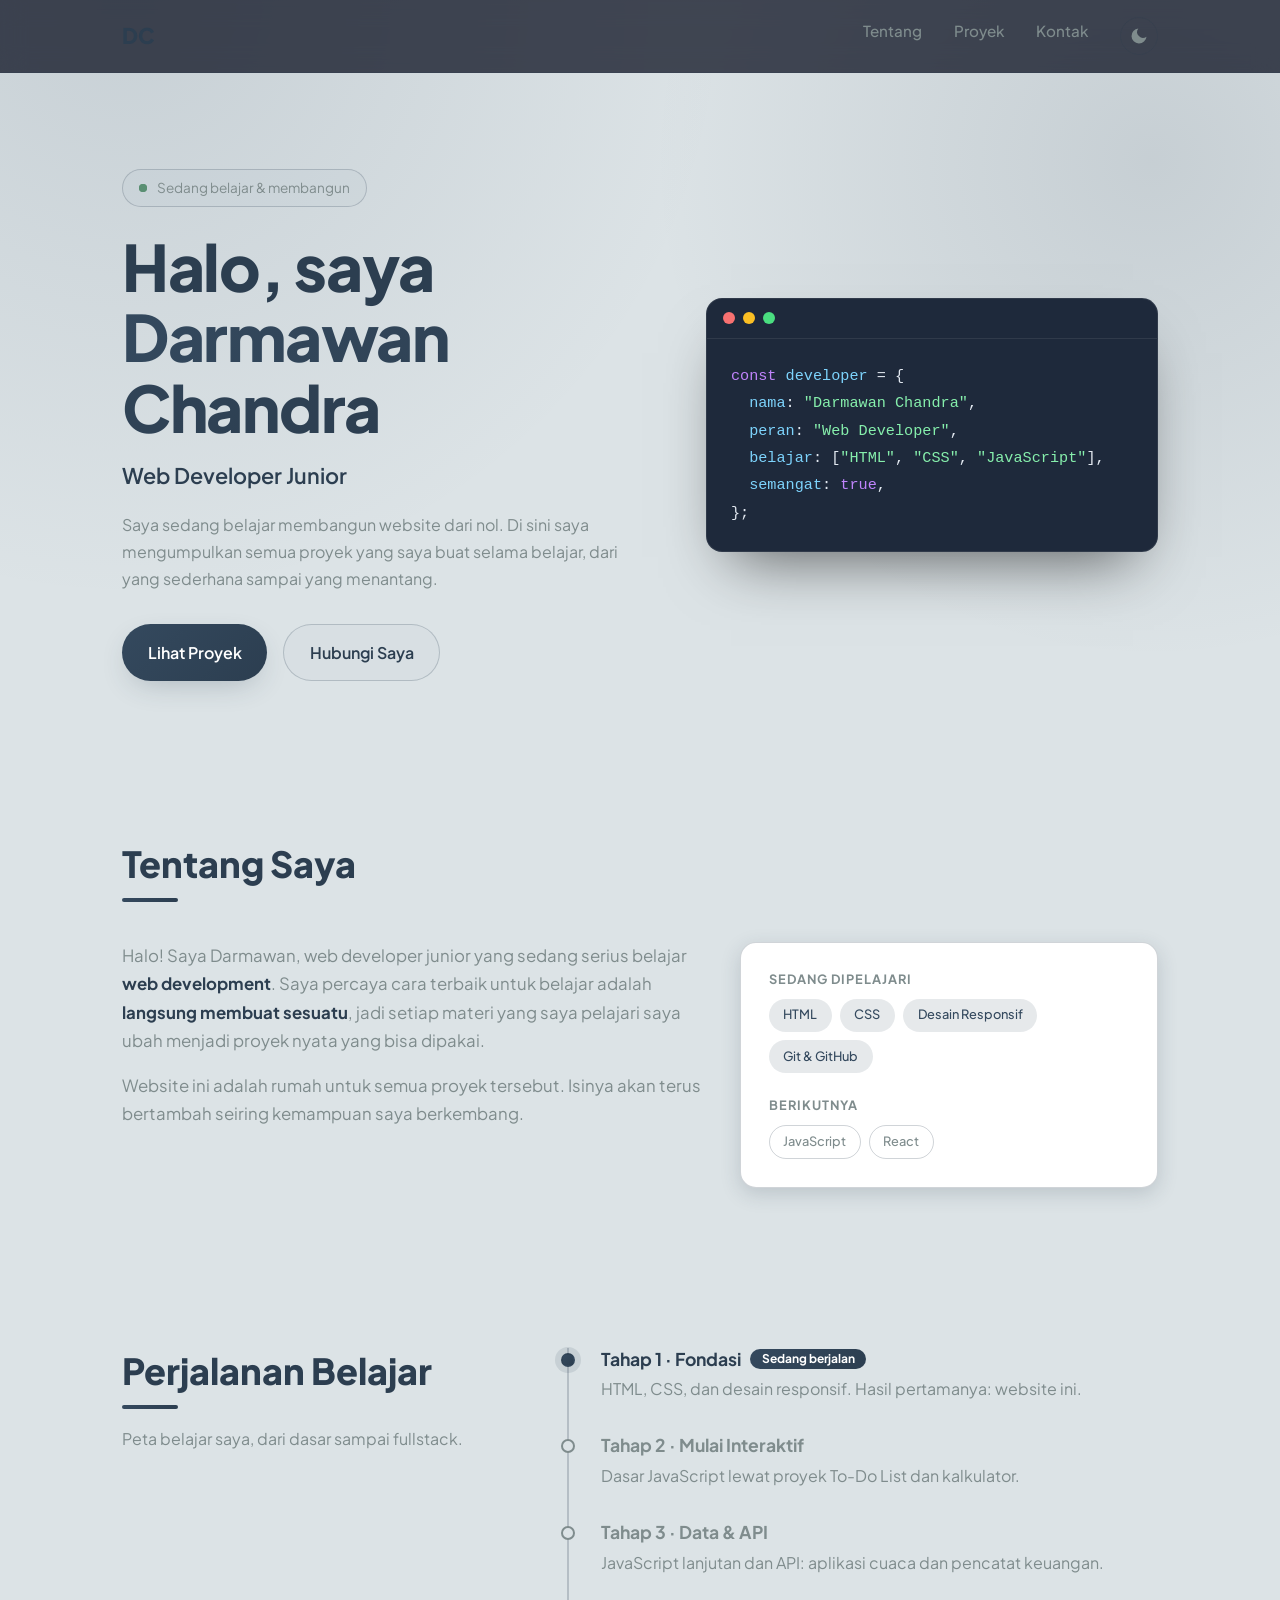
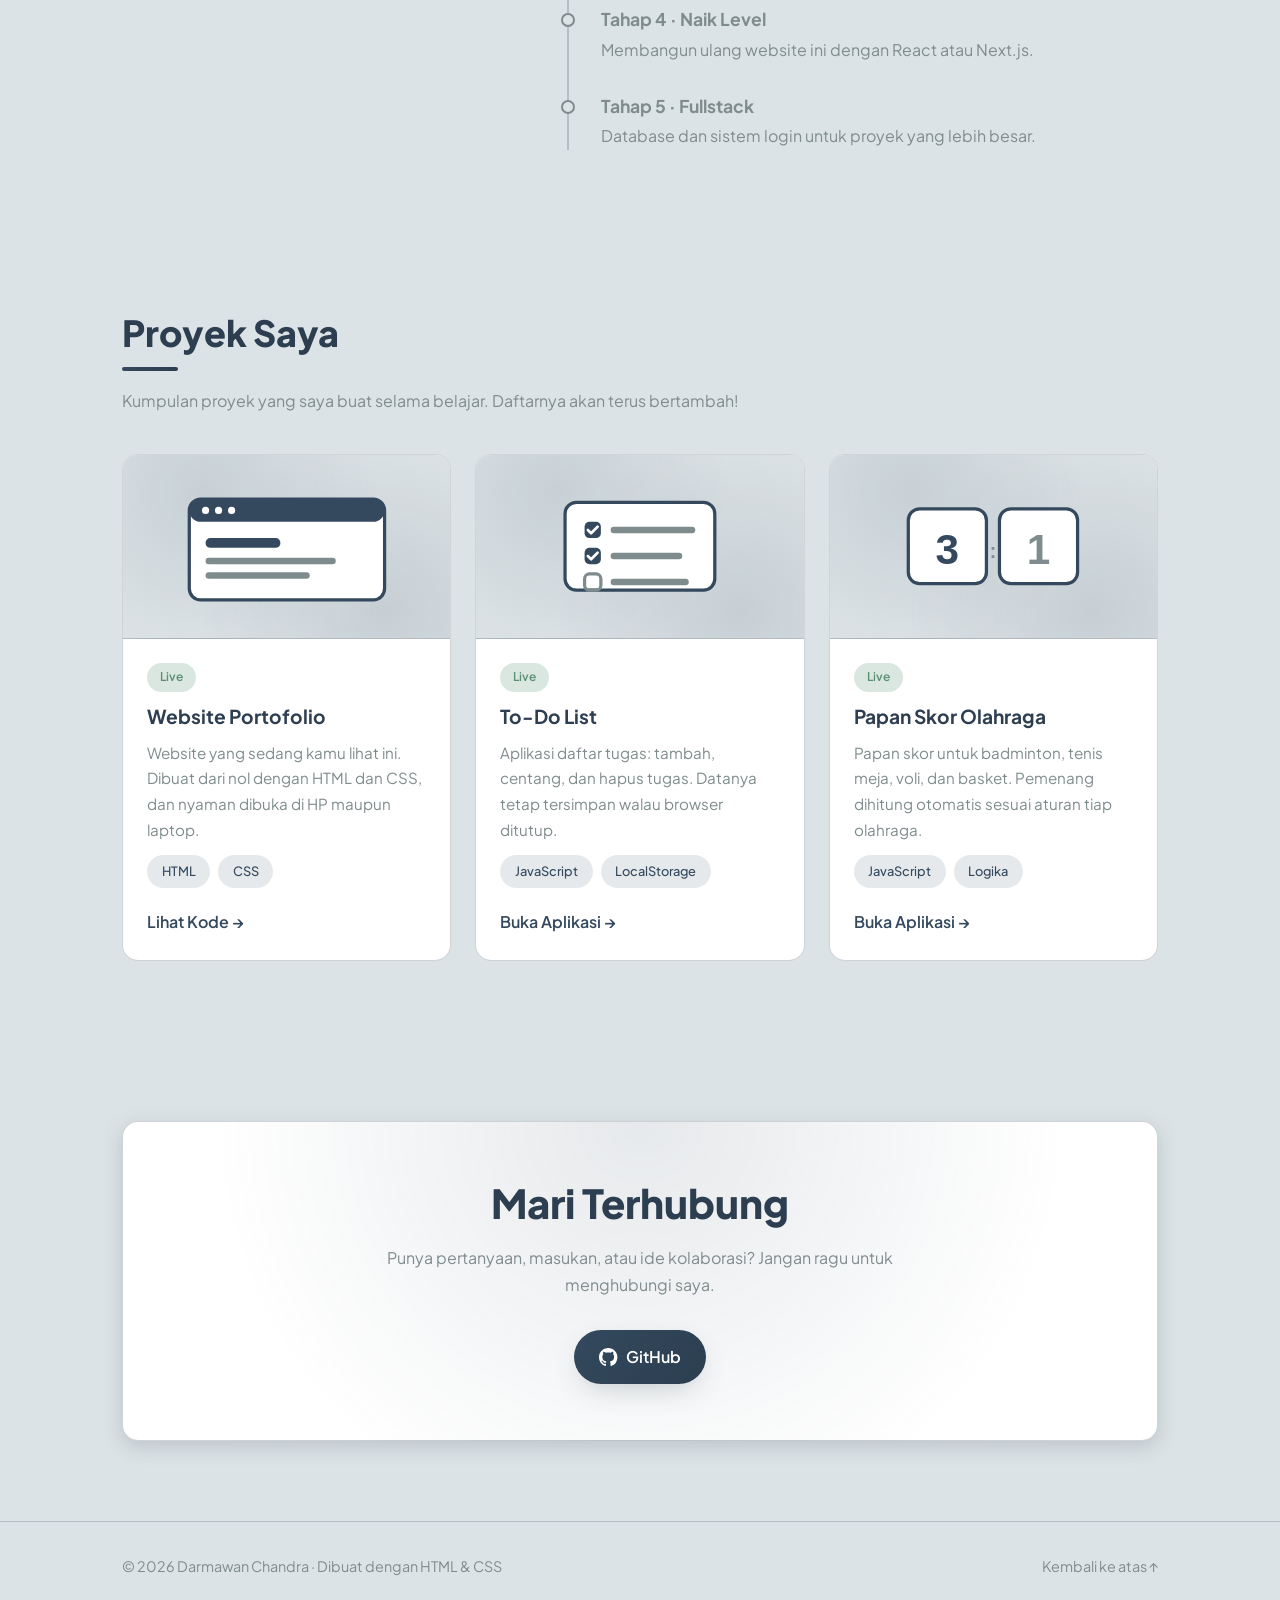
<file: index.html>
<!DOCTYPE html>
<html lang="id">
<head>
  <!--
    Bagian <head> berisi informasi untuk browser dan mesin pencari.
    Isinya tidak tampil langsung di halaman.
  -->
  <meta charset="UTF-8">
  <!-- Supaya tampilan menyesuaikan lebar layar (penting untuk HP) -->
  <meta name="viewport" content="width=device-width, initial-scale=1.0">

  <title>Darmawan Chandra | Portofolio</title>
  <!-- Deskripsi singkat yang muncul di hasil pencarian Google -->
  <meta name="description" content="Portofolio Darmawan Chandra, web developer junior yang sedang belajar membangun website dari nol.">

  <!-- Judul & deskripsi saat link dibagikan di WhatsApp, LinkedIn, dll. -->
  <meta property="og:title" content="Darmawan Chandra | Portofolio">
  <meta property="og:description" content="Kumpulan proyek yang saya buat selama belajar web development.">
  <meta property="og:type" content="website">

  <!-- Warna bilah browser di HP -->
  <meta name="theme-color" content="#DCE3E6">

  <!-- Ikon kecil di tab browser -->
  <link rel="icon" href="favicon.svg" type="image/svg+xml">

  <!-- Font "Plus Jakarta Sans" dari Google Fonts -->
  <link rel="preconnect" href="https://fonts.googleapis.com">
  <link rel="preconnect" href="https://fonts.gstatic.com" crossorigin>
  <link rel="stylesheet" href="https://fonts.googleapis.com/css2?family=Plus+Jakarta+Sans:wght@400;500;600;700;800&display=swap">

  <!-- File CSS kita sendiri: semua pengaturan tampilan ada di sini -->
  <link rel="stylesheet" href="css/style.css">
</head>
<body>

  <!-- ============================================================
       HEADER: logo + menu navigasi (menempel di atas saat di-scroll)
       ============================================================ -->
  <header class="header">
    <nav class="nav container" aria-label="Navigasi utama">
      <a href="#beranda" class="logo">DC</a>
      <ul class="nav-links">
        <li><a href="#tentang">Tentang</a></li>
        <li><a href="#proyek">Proyek</a></li>
        <li><a href="#kontak">Kontak</a></li>
        <li>
          <!-- Tombol ganti tema terang/gelap.
               Isinya dua gambar SVG: matahari (untuk tema terang) dan
               bulan (untuk tema gelap). CSS yang memilih mana yang tampil.
               Bukan emoji - ini gambar vektor yang bisa diwarnai. -->
          <button type="button" id="toggle-tema" class="toggle-tema" aria-label="Ganti tema terang/gelap" title="Ganti tema terang/gelap">
            <!-- Gambar matahari: lingkaran dengan sinar -->
            <svg class="ikon-matahari" viewBox="0 0 24 24" width="20" height="20" aria-hidden="true">
              <circle cx="12" cy="12" r="4.2" fill="currentColor"/>
              <g stroke="currentColor" stroke-width="2" stroke-linecap="round">
                <line x1="12" y1="2"  x2="12" y2="4.5"/>
                <line x1="12" y1="19.5" x2="12" y2="22"/>
                <line x1="2"  y1="12" x2="4.5" y2="12"/>
                <line x1="19.5" y1="12" x2="22" y2="12"/>
                <line x1="4.9" y1="4.9" x2="6.7" y2="6.7"/>
                <line x1="17.3" y1="17.3" x2="19.1" y2="19.1"/>
                <line x1="4.9" y1="19.1" x2="6.7" y2="17.3"/>
                <line x1="17.3" y1="6.7" x2="19.1" y2="4.9"/>
              </g>
            </svg>
            <!-- Gambar bulan: bentuk bulan sabit -->
            <svg class="ikon-bulan" viewBox="0 0 24 24" width="20" height="20" aria-hidden="true">
              <path fill="currentColor" d="M21 12.8A9 9 0 1 1 11.2 3a7 7 0 0 0 9.8 9.8z"/>
            </svg>
          </button>
        </li>
      </ul>
    </nav>
  </header>

  <main>

    <!-- ==========================================================
         1. BERANDA (hero): kesan pertama untuk pengunjung
         ========================================================== -->
    <section id="beranda" class="hero container">
      <div class="hero-text">
        <p class="status-badge">
          <span class="status-dot"></span>
          Sedang belajar &amp; membangun
        </p>
        <h1>
          Halo, saya<br>
          <span class="gradient-text">Darmawan Chandra</span>
        </h1>
        <p class="hero-role">Web Developer Junior</p>
        <p class="hero-desc">
          Saya sedang belajar membangun website dari nol. Di sini saya
          mengumpulkan semua proyek yang saya buat selama belajar, dari yang
          sederhana sampai yang menantang.
        </p>
        <div class="hero-actions">
          <a href="#proyek" class="btn btn-primary">Lihat Proyek</a>
          <a href="#kontak" class="btn btn-secondary">Hubungi Saya</a>
        </div>
      </div>

      <!--
        Hiasan jendela kode di beranda.
        aria-hidden="true" = disembunyikan dari pembaca layar (hanya hiasan).
      -->
      <div class="code-window" aria-hidden="true">
        <div class="code-window-bar">
          <span class="dot dot-red"></span>
          <span class="dot dot-yellow"></span>
          <span class="dot dot-green"></span>
        </div>
        <pre class="code-window-body"><code><span class="code-keyword">const</span> <span class="code-prop">developer</span> = {
  <span class="code-prop">nama</span>: <span class="code-string">"Darmawan Chandra"</span>,
  <span class="code-prop">peran</span>: <span class="code-string">"Web Developer"</span>,
  <span class="code-prop">belajar</span>: [<span class="code-string">"HTML"</span>, <span class="code-string">"CSS"</span>, <span class="code-string">"JavaScript"</span>],
  <span class="code-prop">semangat</span>: <span class="code-keyword">true</span>,
};</code></pre>
      </div>
    </section>

    <!-- ==========================================================
         2. TENTANG SAYA
         ========================================================== -->
    <section id="tentang" class="section container">
      <div class="section-header">
        <h2 class="section-title">Tentang Saya</h2>
      </div>

      <div class="about">
        <div class="about-text">
          <p>
            Halo! Saya Darmawan, web developer junior yang sedang serius belajar
            <strong>web development</strong>. Saya percaya cara terbaik untuk
            belajar adalah <strong>langsung membuat sesuatu</strong>, jadi setiap
            materi yang saya pelajari saya ubah menjadi proyek nyata yang
            bisa dipakai.
          </p>
          <p>
            Website ini adalah rumah untuk semua proyek tersebut. Isinya akan
            terus bertambah seiring kemampuan saya berkembang.
          </p>
        </div>

        <div class="about-skills card">
          <h3>Sedang dipelajari</h3>
          <ul class="tags">
            <li>HTML</li>
            <li>CSS</li>
            <li>Desain Responsif</li>
            <li>Git &amp; GitHub</li>
          </ul>

          <h3>Berikutnya</h3>
          <ul class="tags tags-muted">
            <li>JavaScript</li>
            <li>React</li>
          </ul>
        </div>
      </div>
    </section>

    <!-- ==========================================================
         3. PERJALANAN BELAJAR
         Cara memperbarui saat satu tahap selesai:
         - Tahap yang selesai   → class "is-done" + label "Selesai"
         - Tahap yang berjalan  → class "is-current" + label "Sedang berjalan"
         ========================================================== -->
    <section id="perjalanan" class="section container">
      <div class="journey">
        <div class="section-header">
          <h2 class="section-title">Perjalanan Belajar</h2>
          <p class="section-subtitle">Peta belajar saya, dari dasar sampai fullstack.</p>
        </div>

        <ol class="timeline">
          <li class="timeline-item is-current">
            <h3>Tahap 1 · Fondasi <span class="timeline-status">Sedang berjalan</span></h3>
            <p>HTML, CSS, dan desain responsif. Hasil pertamanya: website ini.</p>
          </li>
          <li class="timeline-item">
            <h3>Tahap 2 · Mulai Interaktif</h3>
            <p>Dasar JavaScript lewat proyek To-Do List dan kalkulator.</p>
          </li>
          <li class="timeline-item">
            <h3>Tahap 3 · Data &amp; API</h3>
            <p>JavaScript lanjutan dan API: aplikasi cuaca dan pencatat keuangan.</p>
          </li>
          <li class="timeline-item">
            <h3>Tahap 4 · Naik Level</h3>
            <p>Membangun ulang website ini dengan React atau Next.js.</p>
          </li>
          <li class="timeline-item">
            <h3>Tahap 5 · Fullstack</h3>
            <p>Database dan sistem login untuk proyek yang lebih besar.</p>
          </li>
        </ol>
      </div>
    </section>

    <!-- ==========================================================
         4. PROYEK
         Setiap proyek = satu <article class="project-card">.
         Proyek baru? Salin satu kartu, lalu ubah isinya.
         Kode setiap proyek nanti disimpan di folder proyek/nama-proyek/
         ========================================================== -->
    <section id="proyek" class="section container">
      <div class="section-header">
        <h2 class="section-title">Proyek Saya</h2>
        <p class="section-subtitle">
          Kumpulan proyek yang saya buat selama belajar. Daftarnya akan terus bertambah!
        </p>
      </div>

      <div class="project-grid">

        <!-- Proyek 1: website ini sendiri -->
        <article class="project-card">
          <!-- Gambar proyek: jendela browser -->
          <div class="project-thumb" aria-hidden="true">
            <svg viewBox="0 0 160 90" class="thumb-svg" preserveAspectRatio="xMidYMid meet">
              <rect x="20" y="16" width="120" height="62" rx="7" fill="var(--color-surface)" stroke="var(--color-accent)" stroke-width="2"/>
              <rect x="20" y="16" width="120" height="14" rx="7" fill="var(--color-accent)"/>
              <circle cx="30" cy="23" r="2.2" fill="#fff"/>
              <circle cx="38" cy="23" r="2.2" fill="#fff"/>
              <circle cx="46" cy="23" r="2.2" fill="#fff"/>
              <rect x="30" y="40" width="46" height="6" rx="3" fill="var(--color-accent)"/>
              <rect x="30" y="52" width="80" height="4" rx="2" fill="var(--color-text-muted)"/>
              <rect x="30" y="61" width="64" height="4" rx="2" fill="var(--color-text-muted)"/>
            </svg>
          </div>
          <div class="project-body">
            <span class="badge badge-live">Live</span>
            <h3>Website Portofolio</h3>
            <p>
              Website yang sedang kamu lihat ini. Dibuat dari nol dengan HTML
              dan CSS, dan nyaman dibuka di HP maupun laptop.
            </p>
            <ul class="tags">
              <li>HTML</li>
              <li>CSS</li>
            </ul>
            <a class="project-link" href="https://github.com/DarmawanChandra/belajar-buat-web" target="_blank" rel="noopener">Lihat Kode →</a>
          </div>
        </article>

        <!-- Proyek 2: To-Do List (Tahap 2) -->
        <article class="project-card">
          <!-- Gambar proyek: daftar centang -->
          <div class="project-thumb" aria-hidden="true">
            <svg viewBox="0 0 160 90" class="thumb-svg" preserveAspectRatio="xMidYMid meet">
              <rect x="34" y="18" width="92" height="54" rx="7" fill="var(--color-surface)" stroke="var(--color-accent)" stroke-width="2"/>
              <rect x="46" y="30" width="10" height="10" rx="3" fill="var(--color-accent)"/>
              <path d="M48 35 l2 2 l4 -4" stroke="#fff" stroke-width="1.6" fill="none" stroke-linecap="round" stroke-linejoin="round"/>
              <rect x="62" y="33" width="52" height="4" rx="2" fill="var(--color-text-muted)"/>
              <rect x="46" y="46" width="10" height="10" rx="3" fill="var(--color-accent)"/>
              <path d="M48 51 l2 2 l4 -4" stroke="#fff" stroke-width="1.6" fill="none" stroke-linecap="round" stroke-linejoin="round"/>
              <rect x="62" y="49" width="44" height="4" rx="2" fill="var(--color-text-muted)"/>
              <rect x="46" y="62" width="10" height="10" rx="3" fill="none" stroke="var(--color-text-muted)" stroke-width="2"/>
              <rect x="62" y="65" width="48" height="4" rx="2" fill="var(--color-text-muted)"/>
            </svg>
          </div>
          <div class="project-body">
            <span class="badge badge-live">Live</span>
            <h3>To-Do List</h3>
            <p>
              Aplikasi daftar tugas: tambah, centang, dan hapus tugas. Datanya
              tetap tersimpan walau browser ditutup.
            </p>
            <ul class="tags">
              <li>JavaScript</li>
              <li>LocalStorage</li>
            </ul>
            <a class="project-link" href="proyek/to-do-list/index.html">Buka Aplikasi &rarr;</a>
          </div>
        </article>

        <!-- Proyek 3: segera hadir (Tahap 3).
             Disembunyikan dulu. Hapus kata "hidden" untuk menampilkannya lagi. -->
        <article class="project-card is-soon" hidden>
          <!-- Gambar proyek: grafik keuangan -->
          <div class="project-thumb" aria-hidden="true">
            <svg viewBox="0 0 160 90" class="thumb-svg" preserveAspectRatio="xMidYMid meet">
              <line x1="34" y1="22" x2="34" y2="70" stroke="var(--color-text-muted)" stroke-width="2" stroke-linecap="round"/>
              <line x1="34" y1="70" x2="122" y2="70" stroke="var(--color-text-muted)" stroke-width="2" stroke-linecap="round"/>
              <rect x="46" y="50" width="12" height="20" rx="2" fill="var(--color-accent)"/>
              <rect x="66" y="40" width="12" height="30" rx="2" fill="var(--color-accent)"/>
              <rect x="86" y="30" width="12" height="40" rx="2" fill="var(--color-accent)"/>
              <rect x="106" y="44" width="12" height="26" rx="2" fill="var(--color-accent)"/>
              <path d="M46 48 L72 38 L92 28 L112 42" fill="none" stroke="var(--color-text)" stroke-width="2" stroke-linecap="round" stroke-linejoin="round"/>
            </svg>
          </div>
          <div class="project-body">
            <span class="badge">Segera Hadir</span>
            <h3>Pencatat Keuangan</h3>
            <p>
              Catat pemasukan dan pengeluaran harian, lalu lihat ringkasannya
              dalam bentuk grafik.
            </p>
            <ul class="tags">
              <li>JavaScript</li>
              <li>Grafik</li>
            </ul>
          </div>
        </article>

        <!-- Proyek 4: Papan Skor Olahraga -->
        <article class="project-card">
          <!-- Gambar proyek: papan skor -->
          <div class="project-thumb" aria-hidden="true">
            <svg viewBox="0 0 160 90" class="thumb-svg" preserveAspectRatio="xMidYMid meet">
              <rect x="28" y="22" width="48" height="46" rx="7" fill="var(--color-surface)" stroke="var(--color-accent)" stroke-width="2"/>
              <rect x="84" y="22" width="48" height="46" rx="7" fill="var(--color-surface)" stroke="var(--color-accent)" stroke-width="2"/>
              <text x="52" y="56" text-anchor="middle" font-family="sans-serif" font-size="26" font-weight="700" fill="var(--color-accent)">3</text>
              <text x="108" y="56" text-anchor="middle" font-family="sans-serif" font-size="26" font-weight="700" fill="var(--color-text-muted)">1</text>
              <text x="80" y="52" text-anchor="middle" font-family="sans-serif" font-size="12" font-weight="700" fill="var(--color-text-muted)">:</text>
            </svg>
          </div>
          <div class="project-body">
            <span class="badge badge-live">Live</span>
            <h3>Papan Skor Olahraga</h3>
            <p>
              Papan skor untuk badminton, tenis meja, voli, dan basket.
              Pemenang dihitung otomatis sesuai aturan tiap olahraga.
            </p>
            <ul class="tags">
              <li>JavaScript</li>
              <li>Logika</li>
            </ul>
            <a class="project-link" href="proyek/papan-skor/index.html">Buka Aplikasi &rarr;</a>
          </div>
        </article>

      </div>
    </section>

    <!-- ==========================================================
         5. KONTAK
         ========================================================== -->
    <section id="kontak" class="section container">
      <div class="contact card">
        <h2>Mari Terhubung</h2>
        <p>
          Punya pertanyaan, masukan, atau ide kolaborasi?
          Jangan ragu untuk menghubungi saya.
        </p>
        <div class="contact-links">
          <a class="btn btn-primary" href="https://github.com/DarmawanChandra" target="_blank" rel="noopener">
            <svg class="icon" viewBox="0 0 16 16" aria-hidden="true">
              <path fill="currentColor" d="M8 0C3.58 0 0 3.58 0 8c0 3.54 2.29 6.53 5.47 7.59.4.07.55-.17.55-.38 0-.19-.01-.82-.01-1.49-2.01.37-2.53-.49-2.69-.94-.09-.23-.48-.94-.82-1.13-.28-.15-.68-.52-.01-.53.63-.01 1.08.58 1.23.82.72 1.21 1.87.87 2.33.66.07-.52.28-.87.51-1.07-1.78-.2-3.64-.89-3.64-3.95 0-.87.31-1.59.82-2.15-.08-.2-.36-1.02.08-2.12 0 0 .67-.21 2.2.82.64-.18 1.32-.27 2-.27.68 0 1.36.09 2 .27 1.53-1.04 2.2-.82 2.2-.82.44 1.1.16 1.92.08 2.12.51.56.82 1.27.82 2.15 0 3.07-1.87 3.75-3.65 3.95.29.25.54.73.54 1.48 0 1.07-.01 1.93-.01 2.2 0 .21.15.46.55.38A8.013 8.013 0 0016 8c0-4.42-3.58-8-8-8z"/>
            </svg>
            GitHub
          </a>

          <!-- Tips: mau menambah Email, LinkedIn, atau Instagram?
               Hapus baris pembuka dan penutup komentar di bawah ini,
               lalu ganti alamatnya dengan milikmu. -->
          <!--
          <a class="btn btn-secondary" href="mailto:namakamu@example.com">Email</a>
          <a class="btn btn-secondary" href="https://www.linkedin.com/in/username-kamu" target="_blank" rel="noopener">LinkedIn</a>
          <a class="btn btn-secondary" href="https://www.instagram.com/username-kamu" target="_blank" rel="noopener">Instagram</a>
          -->
        </div>
      </div>
    </section>

  </main>

  <!-- ============================================================
       FOOTER
       ============================================================ -->
  <footer class="footer">
    <div class="container footer-inner">
      <p>© 2026 Darmawan Chandra · Dibuat dengan HTML &amp; CSS</p>
      <a href="#beranda">Kembali ke atas ↑</a>
    </div>
  </footer>

  <!-- ============================================================
       JavaScript: tombol ganti tema terang/gelap
       Cara kerja:
       - Tema gelap aktif saat <html> punya atribut data-tema="gelap".
         (warna gelapnya diatur di style.css pada aturan [data-tema="gelap"])
       - Pilihan tema disimpan di localStorage, jadi tetap teringat
         saat halaman dibuka lagi.
       ============================================================ -->
  <script>
    const tombolTema = document.getElementById("toggle-tema");
    const akar = document.documentElement; // elemen <html>

    // Terapkan tema. Gambar matahari/bulan dipilih oleh CSS
    // berdasarkan atribut data-tema, jadi di sini cukup set atribut.
    function terapkanTema(tema) {
      if (tema === "gelap") {
        akar.setAttribute("data-tema", "gelap");
      } else {
        akar.removeAttribute("data-tema");
      }
    }

    // Saat halaman dibuka: pakai tema yang tersimpan (kalau ada).
    terapkanTema(localStorage.getItem("tema") || "terang");

    // Saat tombol diklik: balik tema, simpan pilihannya.
    tombolTema.addEventListener("click", () => {
      const temaBaru = akar.getAttribute("data-tema") === "gelap" ? "terang" : "gelap";
      localStorage.setItem("tema", temaBaru);
      terapkanTema(temaBaru);
    });
  </script>

</body>
</html>
</file>
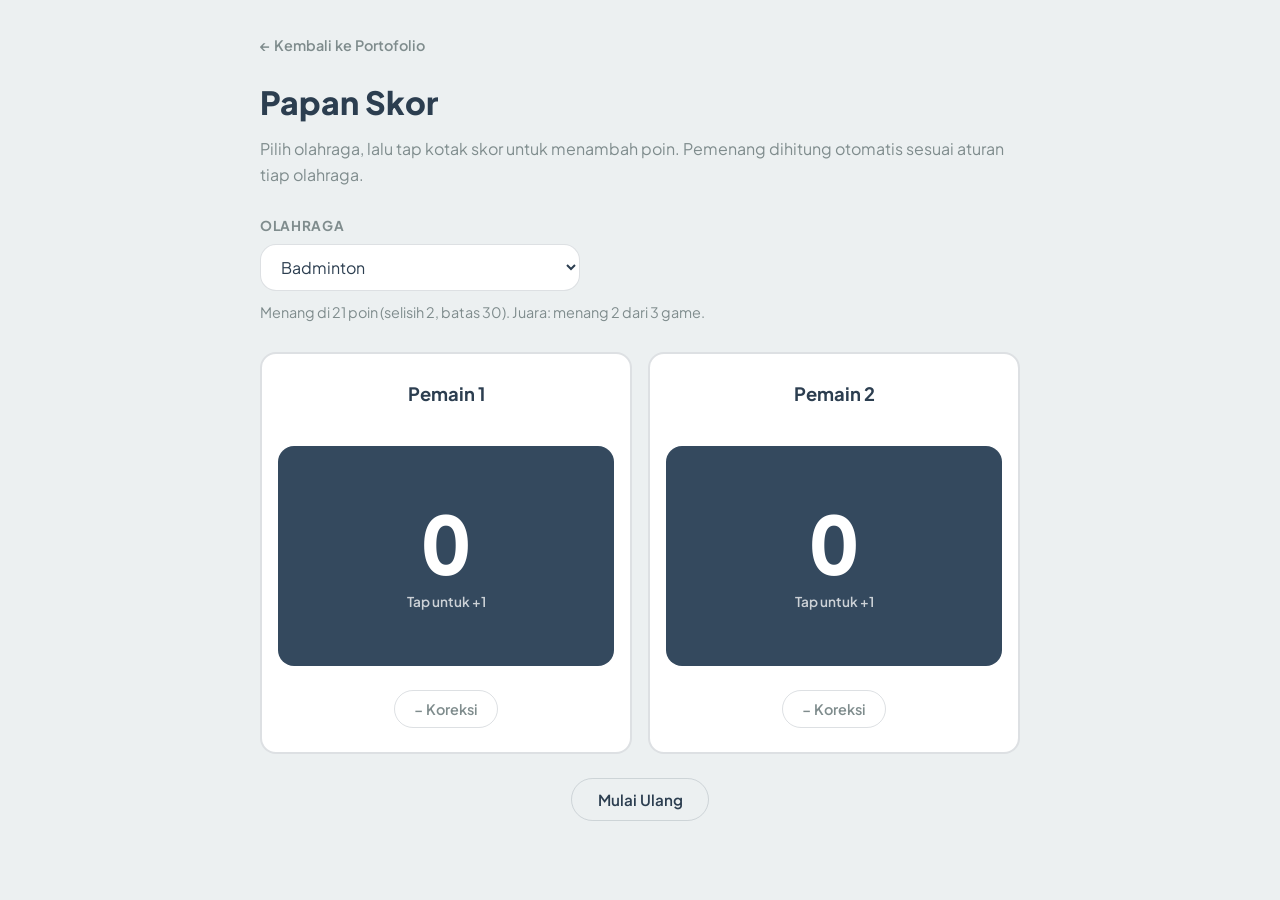
<file: proyek/papan-skor/index.html>
<!DOCTYPE html>
<html lang="id">
<head>
  <meta charset="UTF-8">
  <meta name="viewport" content="width=device-width, initial-scale=1.0">
  <title>Papan Skor Olahraga | Darmawan Chandra</title>
  <meta name="description" content="Papan skor untuk berbagai olahraga: badminton, tenis meja, voli, dan basket. Dibuat dengan JavaScript.">
  <meta name="theme-color" content="#ECF0F1">
  <link rel="icon" href="../../favicon.svg" type="image/svg+xml">

  <link rel="preconnect" href="https://fonts.googleapis.com">
  <link rel="preconnect" href="https://fonts.gstatic.com" crossorigin>
  <link rel="stylesheet" href="https://fonts.googleapis.com/css2?family=Plus+Jakarta+Sans:wght@400;500;600;700;800&display=swap">

  <link rel="stylesheet" href="style.css">
</head>
<body>

  <main class="app">

    <header class="app-header">
      <a href="../../index.html" class="back-link">&larr; Kembali ke Portofolio</a>
      <h1>Papan Skor</h1>
      <p class="app-subtitle">Pilih olahraga, lalu tap kotak skor untuk menambah poin. Pemenang dihitung otomatis sesuai aturan tiap olahraga.</p>
    </header>

    <!--
      Pilihan olahraga. JavaScript membaca nilai yang dipilih,
      lalu memakai aturan yang sesuai.
    -->
    <div class="pilih-olahraga">
      <label for="olahraga">Olahraga</label>
      <select id="olahraga">
        <option value="badminton">Badminton</option>
        <option value="tenis-meja">Tenis Meja</option>
        <option value="voli">Bola Voli</option>
        <option value="basket">Bola Basket</option>
      </select>
      <!-- Keterangan aturan olahraga yang sedang dipilih -->
      <p id="keterangan-aturan" class="keterangan-aturan"></p>
    </div>

    <!-- Papan skor: dua sisi pemain -->
    <section class="papan">

      <!-- ===== Pemain 1 ===== -->
      <article class="sisi" data-pemain="1">
        <!-- Nama bisa diedit langsung (contenteditable) -->
        <h2 class="nama-pemain" contenteditable="true" spellcheck="false">Pemain 1</h2>

        <!-- Jumlah game yang dimenangkan (titik-titik) -->
        <div class="game-menang" id="game-1" aria-label="Game dimenangkan Pemain 1"></div>

        <!--
          Area tap besar: skor + tombol tambah jadi satu.
          Tap di mana saja di kotak ini = +1. Cocok untuk wasit
          yang tangannya basah, tidak perlu cari tombol kecil.
        -->
        <button type="button" class="area-tap btn-tambah" data-pemain="1" aria-label="Tambah 1 poin untuk Pemain 1">
          <span class="skor" id="skor-1">0</span>
          <span class="petunjuk-tap">Tap untuk +1</span>
        </button>

        <!-- Tombol kurang dibuat terpisah dan agak jauh, supaya tidak kepencet -->
        <button type="button" class="btn-kurang" data-pemain="1" aria-label="Kurangi poin Pemain 1">&minus; Koreksi</button>
      </article>

      <!-- ===== Pemain 2 ===== -->
      <article class="sisi" data-pemain="2">
        <h2 class="nama-pemain" contenteditable="true" spellcheck="false">Pemain 2</h2>
        <div class="game-menang" id="game-2" aria-label="Game dimenangkan Pemain 2"></div>
        <button type="button" class="area-tap btn-tambah" data-pemain="2" aria-label="Tambah 1 poin untuk Pemain 2">
          <span class="skor" id="skor-2">0</span>
          <span class="petunjuk-tap">Tap untuk +1</span>
        </button>
        <button type="button" class="btn-kurang" data-pemain="2" aria-label="Kurangi poin Pemain 2">&minus; Koreksi</button>
      </article>

    </section>

    <!-- Pengumuman pemenang (muncul saat ada yang menang) -->
    <p id="pengumuman" class="pengumuman sembunyi"></p>

    <!-- Tombol aksi bawah -->
    <div class="aksi-bawah">
      <button type="button" id="btn-reset" class="btn-reset">Mulai Ulang</button>
    </div>

  </main>

  <script src="script.js"></script>
</body>
</html>
</file>
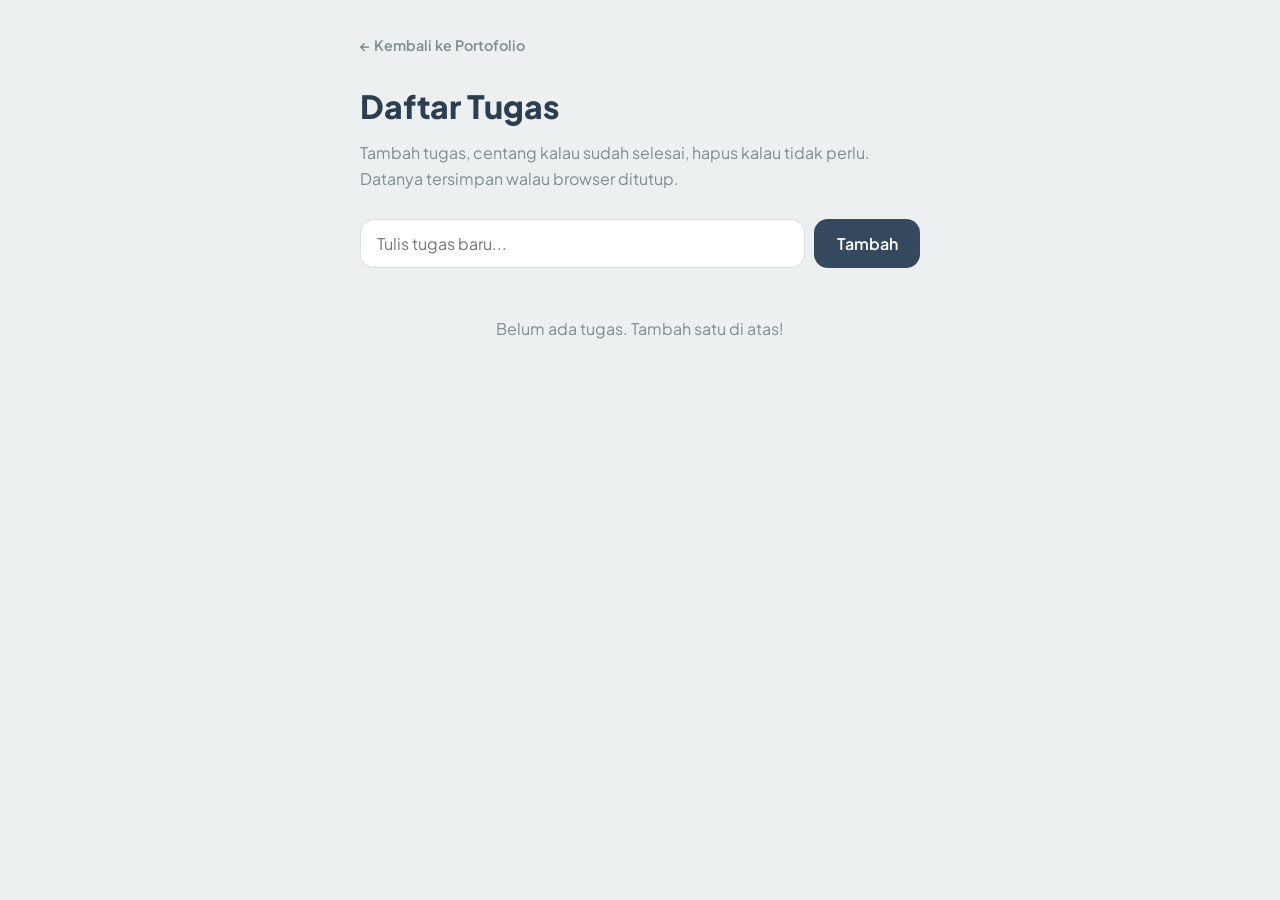
<file: proyek/to-do-list/index.html>
<!DOCTYPE html>
<html lang="id">
<head>
  <meta charset="UTF-8">
  <meta name="viewport" content="width=device-width, initial-scale=1.0">
  <title>To-Do List | Darmawan Chandra</title>
  <meta name="description" content="Aplikasi daftar tugas sederhana: tambah, centang, dan hapus tugas. Dibuat dengan JavaScript.">
  <meta name="theme-color" content="#ECF0F1">
  <link rel="icon" href="../../favicon.svg" type="image/svg+xml">

  <!-- Font sama seperti halaman utama -->
  <link rel="preconnect" href="https://fonts.googleapis.com">
  <link rel="preconnect" href="https://fonts.gstatic.com" crossorigin>
  <link rel="stylesheet" href="https://fonts.googleapis.com/css2?family=Plus+Jakarta+Sans:wght@400;500;600;700;800&display=swap">

  <!-- CSS khusus untuk proyek ini -->
  <link rel="stylesheet" href="style.css">
</head>
<body>

  <main class="app">

    <!-- Judul aplikasi -->
    <header class="app-header">
      <a href="../../index.html" class="back-link">&larr; Kembali ke Portofolio</a>
      <h1>Daftar Tugas</h1>
      <p class="app-subtitle">Tambah tugas, centang kalau sudah selesai, hapus kalau tidak perlu. Datanya tersimpan walau browser ditutup.</p>
    </header>

    <!--
      FORM: tempat menambah tugas baru.
      Kita pakai <form> supaya menekan Enter juga bisa menambah tugas.
    -->
    <form id="form-tugas" class="form-tugas">
      <input
        type="text"
        id="input-tugas"
        class="input-tugas"
        placeholder="Tulis tugas baru..."
        autocomplete="off"
        required>
      <button type="submit" class="btn-tambah">Tambah</button>
    </form>

    <!-- Ringkasan jumlah tugas -->
    <p id="info-tugas" class="info-tugas"></p>

    <!--
      Daftar tugas akan diisi oleh JavaScript.
      Awalnya kosong; setiap tugas = satu <li>.
    -->
    <ul id="daftar-tugas" class="daftar-tugas"></ul>

    <!-- Pesan saat belum ada tugas sama sekali -->
    <p id="pesan-kosong" class="pesan-kosong">Belum ada tugas. Tambah satu di atas!</p>

  </main>

  <!-- File JavaScript: semua logika aplikasi ada di sini -->
  <script src="script.js"></script>
</body>
</html>
</file>
<file: css/style.css>
/* ================================================================
   style.css: semua pengaturan tampilan website

   Daftar isi:
    1. Variabel (warna, font, ukuran)  ← ganti tema website di sini
    2. Dasar
    3. Komponen umum (container, judul, tombol, kartu, tag)
    4. Header & navigasi
    5. Beranda (hero)
    6. Tentang Saya
    7. Perjalanan Belajar
    8. Proyek
    9. Kontak
   10. Footer
   11. Animasi

   Pendekatan "mobile-first": aturan dasar ditulis untuk layar HP,
   lalu @media (min-width: ...) menambah aturan untuk layar lebih besar.
   ================================================================ */


/* ----------------------------------------------------------------
   1. VARIABEL
   Variabel CSS (diawali --) menyimpan nilai yang dipakai berulang kali.
   Mau ganti warna seluruh website? Cukup ubah nilainya di sini.
   Kalau mengganti warna aksen, sesuaikan juga versi transparannya
   (contoh: 56, 189, 248 adalah kode RGB dari #38bdf8).
   ---------------------------------------------------------------- */
:root {
  --color-bg: #DCE3E6;                          /* latar belakang utama (abu sejuk, agak gelap dari kartu) */
  --color-surface: #ffffff;                     /* latar kartu (putih, menonjol di atas latar) */
  --color-border: rgba(44, 62, 80, 0.22);       /* garis tepi jelas */
  --color-shadow: rgba(44, 62, 80, 0.18);       /* bayangan kartu agar terangkat */
  --color-text: #2C3E50;                        /* teks utama (biru tua gelap) */
  --color-text-muted: #7F8C8D;                  /* teks pendukung (abu) */

  --color-accent: #34495E;                      /* aksen 1: biru abu gelap */
  --color-accent-soft: rgba(52, 73, 94, 0.12);
  --color-accent-2: #2C3E50;                    /* aksen 2: biru tua gelap */
  --color-accent-2-soft: rgba(44, 62, 80, 0.12);
  --color-glow: rgba(44, 62, 80, 0.30);         /* bayangan lembut */
  --color-success: #5a8f73;                     /* hijau untuk status */
  --color-success-soft: rgba(188, 211, 199, 0.55);

  --gradient: linear-gradient(135deg, var(--color-accent), var(--color-accent-2));

  --font-sans: "Plus Jakarta Sans", system-ui, -apple-system, "Segoe UI", Roboto, sans-serif;
  --font-mono: ui-monospace, SFMono-Regular, Menlo, Consolas, monospace;

  --radius: 16px;                /* kelengkungan sudut kartu */
  --container-width: 1100px;     /* lebar maksimal konten */
  --header-height: 72px;
}

/* ----------------------------------------------------------------
   TEMA GELAP
   Aktif saat <html> punya atribut data-tema="gelap" (diatur oleh
   tombol di header). Cukup menimpa beberapa variabel warna — semua
   komponen lain otomatis ikut berubah karena memakai variabel ini.
   ---------------------------------------------------------------- */
html[data-tema="gelap"] {
  --color-bg: #22303E;                          /* latar gelap (lebih gelap dari kartu) */
  --color-surface: #3C526A;                     /* latar kartu (lebih terang, menonjol) */
  --color-border: rgba(236, 240, 241, 0.22);
  --color-shadow: rgba(0, 0, 0, 0.45);          /* bayangan kartu agar terangkat */
  --color-text: #ECF0F1;                        /* teks terang */
  --color-text-muted: #BCD3C7;                  /* teks pendukung */

  --color-accent: #BCD3C7;                      /* aksen jadi terang */
  --color-accent-soft: rgba(188, 211, 199, 0.15);
  --color-accent-2: #7F8C8D;
  --color-accent-2-soft: rgba(127, 140, 141, 0.18);
  --color-glow: rgba(0, 0, 0, 0.45);
}

/* Di tema gelap, teks di atas tombol aksen (yang terang) harus gelap */
html[data-tema="gelap"] .btn-primary,
html[data-tema="gelap"] .timeline-status {
  color: #2C3E50;
}


/* ----------------------------------------------------------------
   2. DASAR
   ---------------------------------------------------------------- */

/* Hapus jarak bawaan browser & buat ukuran elemen lebih mudah dihitung */
*,
*::before,
*::after {
  box-sizing: border-box;
  margin: 0;
  padding: 0;
}

html {
  scroll-behavior: smooth;                    /* scroll halus saat menu diklik */
  scroll-padding-top: var(--header-height);   /* judul tidak tertutup header */
}

body {
  font-family: var(--font-sans);
  line-height: 1.7;
  color: var(--color-text);
  /* Latar gelap + dua cahaya lembut di bagian atas halaman */
  background:
    radial-gradient(circle 600px at 10% 0%, var(--color-accent-soft), transparent),
    radial-gradient(circle 500px at 90% 5%, var(--color-accent-2-soft), transparent),
    var(--color-bg);
  -webkit-font-smoothing: antialiased;
}

a {
  color: inherit;
  text-decoration: none;
}

ul,
ol {
  list-style: none;
}

img,
svg {
  display: block;
  max-width: 100%;
}

h1,
h2,
h3 {
  line-height: 1.25;
}

pre,
code {
  font-family: var(--font-mono);
}

/* Warna saat teks diblok/diseleksi */
::selection {
  color: #ffffff;
  background-color: var(--color-accent);
}

/* Garis fokus saat navigasi dengan keyboard (tombol Tab) */
:focus-visible {
  outline: 2px solid var(--color-accent);
  outline-offset: 4px;
}


/* ----------------------------------------------------------------
   3. KOMPONEN UMUM
   ---------------------------------------------------------------- */

/* Pembungkus konten: lebar maksimal + posisi di tengah */
.container {
  width: 100%;
  max-width: var(--container-width);
  margin-inline: auto;        /* kiri-kanan otomatis = posisi di tengah */
  padding-inline: 1.25rem;    /* jarak dari tepi layar */
}

/* Jarak atas-bawah untuk setiap bagian halaman */
.section {
  padding-block: 4rem;
}

.section-header {
  margin-bottom: 2.5rem;
}

.section-title {
  font-size: clamp(1.75rem, 4vw, 2.25rem);   /* clamp(minimal, ideal, maksimal) */
  font-weight: 800;
}

/* Garis kecil bergradien di bawah judul */
.section-title::after {
  content: "";
  display: block;
  width: 56px;
  height: 4px;
  margin-top: 0.75rem;
  border-radius: 999px;
  background: var(--gradient);
}

.section-subtitle {
  max-width: 60ch;            /* ch = lebar 1 karakter */
  margin-top: 1rem;
  color: var(--color-text-muted);
}

/* Teks dengan warna gradien */
.gradient-text {
  background: var(--gradient);
  -webkit-background-clip: text;
  background-clip: text;      /* gradien hanya terlihat di dalam huruf */
  color: transparent;
}

/* Tombol */
.btn {
  display: inline-flex;
  align-items: center;
  gap: 0.5rem;
  padding: 0.85rem 1.6rem;
  border-radius: 999px;       /* angka besar = bentuk kapsul */
  font-weight: 600;
  transition: transform 0.2s ease, box-shadow 0.2s ease, background-color 0.2s ease;
}

.btn:hover {
  transform: translateY(-2px);   /* sedikit terangkat saat disorot */
}

.btn-primary {
  color: #ffffff;
  background: var(--gradient);
  box-shadow: 0 10px 30px -10px var(--color-glow);
}

.btn-primary:hover {
  box-shadow: 0 14px 34px -8px var(--color-glow);
}

.btn-secondary {
  border: 1px solid var(--color-border);
  background-color: rgba(148, 163, 184, 0.06);
}

.btn-secondary:hover {
  background-color: rgba(148, 163, 184, 0.14);
}

/* Ikon di dalam tombol */
.icon {
  flex-shrink: 0;
  width: 1.15em;
  height: 1.15em;
}

/* Kartu: kotak dengan latar sedikit lebih terang */
.card {
  padding: 1.75rem;
  border: 1px solid var(--color-border);
  border-radius: var(--radius);
  background-color: var(--color-surface);
  box-shadow: 0 6px 20px var(--color-shadow);   /* bayangan agar kartu terangkat dari latar */
}

/* Label kecil berbentuk kapsul (untuk teknologi/skill) */
.tags {
  display: flex;
  flex-wrap: wrap;            /* pindah ke baris baru jika tidak muat */
  gap: 0.5rem;
}

.tags li {
  padding: 0.3rem 0.85rem;
  border: 1px solid transparent;
  border-radius: 999px;
  font-size: 0.8rem;
  font-weight: 500;
  color: var(--color-accent);
  background-color: var(--color-accent-soft);
}

/* Versi redup untuk hal yang belum dipelajari */
.tags-muted li {
  border-color: var(--color-border);
  color: var(--color-text-muted);
  background-color: transparent;
}

/* Layar ≥ 640px (tablet & laptop): jarak tepi sedikit lebih lebar */
@media (min-width: 640px) {
  .container {
    padding-inline: 2rem;
  }

  .section {
    padding-block: 5rem;
  }
}


/* ----------------------------------------------------------------
   4. HEADER & NAVIGASI
   ---------------------------------------------------------------- */
.header {
  position: sticky;           /* menempel di atas saat halaman di-scroll */
  top: 0;
  z-index: 100;               /* selalu tampil di atas elemen lain */
  border-bottom: 1px solid var(--color-border);
  background-color: rgba(11, 17, 32, 0.75);   /* --color-bg versi transparan */
  -webkit-backdrop-filter: blur(12px);
  backdrop-filter: blur(12px);                /* efek kaca buram */
}

.nav {
  display: flex;
  flex-wrap: wrap;
  align-items: center;
  justify-content: space-between;   /* logo di kiri, menu di kanan */
  gap: 0.5rem 1.5rem;
  min-height: var(--header-height);
}

.logo {
  font-size: 1.2rem;
  font-weight: 800;
  letter-spacing: -0.01em;
}

.logo span {
  color: var(--color-accent);
}

.nav-links {
  display: flex;
  gap: 1rem;
}

.nav-links a {
  font-size: 0.9rem;
  font-weight: 500;
  color: var(--color-text-muted);
  transition: color 0.2s ease;
}

.nav-links a:hover {
  color: var(--color-text);
}

/* Tombol ganti tema di header (berisi ikon matahari & bulan) */
.toggle-tema {
  display: inline-flex;
  align-items: center;
  justify-content: center;
  width: 38px;
  height: 38px;
  padding: 0;
  color: var(--color-text-muted);
  background-color: transparent;
  border: 1px solid var(--color-border);
  border-radius: 999px;
  cursor: pointer;
  transition: color 0.2s ease, border-color 0.2s ease;
}
.toggle-tema:hover {
  color: var(--color-accent);
  border-color: var(--color-text-muted);
}

/* Secara bawaan (tema terang) tampilkan ikon bulan = "klik untuk gelap".
   Di tema gelap tampilkan ikon matahari = "klik untuk terang". */
.toggle-tema .ikon-matahari { display: none; }
.toggle-tema .ikon-bulan    { display: block; }

html[data-tema="gelap"] .toggle-tema .ikon-matahari { display: block; }
html[data-tema="gelap"] .toggle-tema .ikon-bulan    { display: none; }

@media (min-width: 640px) {
  .logo {
    font-size: 1.35rem;
  }

  .nav-links {
    gap: 2rem;
  }

  .nav-links a {
    font-size: 0.95rem;
  }
}


/* ----------------------------------------------------------------
   5. BERANDA (HERO)
   ---------------------------------------------------------------- */
.hero {
  display: grid;
  align-items: center;
  gap: 3rem;
  padding-block: 3.5rem 4rem;
}

.status-badge {
  display: inline-flex;
  align-items: center;
  gap: 0.6rem;
  margin-bottom: 1.5rem;
  padding: 0.4rem 1rem;
  border: 1px solid var(--color-border);
  border-radius: 999px;
  font-size: 0.85rem;
  color: var(--color-text-muted);
  background-color: rgba(148, 163, 184, 0.06);
}

/* Titik hijau yang "berdenyut" */
.status-dot {
  position: relative;
  width: 8px;
  height: 8px;
  border-radius: 50%;
  background-color: var(--color-success);
}

.status-dot::after {
  content: "";
  position: absolute;
  inset: 0;                   /* menutupi titik aslinya persis */
  border-radius: 50%;
  background-color: var(--color-success);
  animation: pulse 2s ease-out infinite;
}

.hero h1 {
  font-size: clamp(2.25rem, 7vw, 4rem);
  font-weight: 800;
  line-height: 1.1;
  letter-spacing: -0.02em;
}

.hero-role {
  margin-top: 1rem;
  font-size: clamp(1.1rem, 2.5vw, 1.35rem);
  font-weight: 600;
}

.hero-desc {
  max-width: 52ch;
  margin-top: 1rem;
  color: var(--color-text-muted);
}

.hero-actions {
  display: flex;
  flex-wrap: wrap;
  gap: 1rem;
  margin-top: 2rem;
}

/* Hiasan jendela kode */
/* Jendela kode: latar SELALU gelap (seperti code editor sungguhan),
   supaya teks warna-warni tetap jelas di tema terang maupun gelap -
   tidak menyatu dengan latar halaman. */
.code-window {
  overflow: hidden;
  border: 1px solid rgba(255, 255, 255, 0.08);
  border-radius: var(--radius);
  background-color: #1e293b;            /* biru tua gelap, tetap */
  box-shadow: 0 30px 60px -25px rgba(0, 0, 0, 0.6);
}

.code-window-bar {
  display: flex;
  align-items: center;
  gap: 0.5rem;
  padding: 0.85rem 1rem;
  border-bottom: 1px solid rgba(255, 255, 255, 0.08);
}

.dot {
  width: 12px;
  height: 12px;
  border-radius: 50%;
}

.dot-red    { background-color: #f87171; }
.dot-yellow { background-color: #fbbf24; }
.dot-green  { background-color: #4ade80; }

.code-window-title {
  margin-left: 0.5rem;
  font-family: var(--font-mono);
  font-size: 0.8rem;
  color: rgba(255, 255, 255, 0.55);
}

.code-window pre {
  overflow-x: auto;           /* bisa digeser jika barisnya terlalu panjang */
  padding: 1.5rem;
  font-size: 0.85rem;
  line-height: 1.8;
  color: #e2e8f0;             /* teks dasar kode: abu terang */
}

/* Warna-warni kode, seperti di code editor */
.code-keyword { color: #c084fc; }
.code-prop    { color: #7dd3fc; }
.code-string  { color: #86efac; }
.code-number  { color: #fdba74; }
.code-punct   { color: #94a3b8; }

/* Layar ≥ 900px: teks di kiri, jendela kode di kanan */
@media (min-width: 900px) {
  .hero {
    grid-template-columns: 1.15fr 1fr;
    gap: 4rem;
    padding-block: 6rem 5rem;
  }

  .code-window pre {
    font-size: 0.95rem;
  }
}


/* ----------------------------------------------------------------
   6. TENTANG SAYA
   ---------------------------------------------------------------- */
.about {
  display: grid;
  gap: 2rem;
}

.about-text {
  font-size: 1.05rem;
  color: var(--color-text-muted);
}

.about-text p + p {
  margin-top: 1rem;           /* jarak antar paragraf */
}

.about-text strong {
  color: var(--color-text);
}

.about-skills h3 {
  margin-bottom: 0.75rem;
  font-size: 0.8rem;
  font-weight: 700;
  letter-spacing: 0.08em;
  text-transform: uppercase;
  color: var(--color-text-muted);
}

.about-skills .tags + h3 {
  margin-top: 1.5rem;
}

/* Layar ≥ 768px: teks dan kartu skill berdampingan */
@media (min-width: 768px) {
  .about {
    grid-template-columns: 1.4fr 1fr;
    align-items: start;
  }
}


/* ----------------------------------------------------------------
   7. PERJALANAN BELAJAR (timeline)
   ---------------------------------------------------------------- */
.timeline {
  display: grid;
  gap: 2rem;
  max-width: 720px;
  margin-left: 7px;                             /* ruang untuk titik */
  border-left: 2px solid var(--color-border);   /* garis vertikal */
}

.timeline-item {
  position: relative;
  padding-left: 2rem;
}

/* Titik bulat di garis untuk setiap tahap */
.timeline-item::before {
  content: "";
  position: absolute;
  top: 0.3rem;
  left: -8px;                 /* (lebar titik 14px + garis 2px) / 2 */
  width: 14px;
  height: 14px;
  border: 2px solid var(--color-text-muted);
  border-radius: 50%;
  background-color: var(--color-bg);
}

.timeline-item h3 {
  display: flex;
  flex-wrap: wrap;            /* label status turun ke baris baru jika tidak muat */
  align-items: center;
  gap: 0.25rem 0.6rem;
  font-size: 1.1rem;
  color: var(--color-text-muted);   /* tahap yang belum dimulai: redup */
}

.timeline-item p {
  margin-top: 0.35rem;
  color: var(--color-text-muted);
}

/* Tahap yang sedang berjalan */
.timeline-item.is-current::before {
  border-color: transparent;
  background: var(--gradient);
  box-shadow: 0 0 0 6px var(--color-accent-soft);   /* lingkaran cahaya */
}

/* Tahap yang sudah selesai */
.timeline-item.is-done::before {
  border-color: var(--color-accent);
  background-color: var(--color-accent);
}

.timeline-item.is-current h3,
.timeline-item.is-done h3 {
  color: var(--color-text);
}

/* Label status di samping judul tahap */
.timeline-status {
  padding: 0.15rem 0.7rem;
  border-radius: 999px;
  font-size: 0.75rem;
  font-weight: 700;
  color: #ffffff;
  background: var(--gradient);
}

.timeline-item.is-done .timeline-status {
  color: var(--color-success);
  background: var(--color-success-soft);
}

/* Layar ≥ 900px: judul di kiri, timeline di kanan */
@media (min-width: 900px) {
  .journey {
    display: grid;
    grid-template-columns: 1fr 1.6fr;
    align-items: start;
    gap: 4rem;
  }
}


/* ----------------------------------------------------------------
   8. PROYEK
   ---------------------------------------------------------------- */

/* Grid otomatis: jumlah kolom menyesuaikan lebar layar
   (setiap kartu minimal 280px, sisa ruang dibagi rata) */
.project-grid {
  display: grid;
  grid-template-columns: repeat(auto-fit, minmax(min(280px, 100%), 1fr));
  gap: 1.5rem;
}

.project-card {
  display: flex;
  flex-direction: column;
  overflow: hidden;
  border: 1px solid var(--color-border);
  border-radius: var(--radius);
  background-color: var(--color-surface);
  transition: transform 0.25s ease, border-color 0.25s ease, box-shadow 0.25s ease;
}

/* Kartu dengan atribut "hidden" benar-benar disembunyikan */
.project-card[hidden] {
  display: none;
}

.project-card:hover {
  transform: translateY(-6px);
  border-color: var(--color-accent);
  box-shadow: 0 20px 40px -20px var(--color-glow);
}

/* Area gambar/ikon proyek */
.project-thumb {
  display: grid;
  place-items: center;        /* gambar tepat di tengah */
  aspect-ratio: 16 / 9;       /* perbandingan lebar : tinggi */
  overflow: hidden;
  border-bottom: 1px solid var(--color-border);
  background:
    radial-gradient(circle at 25% 20%, var(--color-accent-soft), transparent 60%),
    radial-gradient(circle at 80% 85%, var(--color-accent-2-soft), transparent 60%),
    var(--color-bg);
}

/* Gambar SVG di dalam kartu: mengisi kotak dengan sedikit jarak tepi */
.thumb-svg {
  width: 80%;
  height: 80%;
}

.project-body {
  display: flex;
  flex: 1;                    /* isi kartu mengisi sisa tinggi kartu */
  flex-direction: column;
  align-items: flex-start;
  gap: 0.75rem;
  padding: 1.5rem;
}

.project-body h3 {
  font-size: 1.2rem;
}

.project-body p {
  font-size: 0.95rem;
  color: var(--color-text-muted);
}

.project-link {
  margin-top: auto;           /* dorong link ke bagian bawah kartu */
  padding-top: 0.5rem;
  font-weight: 600;
  color: var(--color-accent);
}

.project-link:hover {
  text-decoration: underline;
}

/* Label status proyek */
.badge {
  padding: 0.2rem 0.75rem;
  border: 1px solid var(--color-border);
  border-radius: 999px;
  font-size: 0.75rem;
  font-weight: 600;
  color: var(--color-text-muted);
}

.badge-live {
  border-color: transparent;
  color: var(--color-success);
  background-color: var(--color-success-soft);
}

/* Kartu proyek yang belum jadi ("Segera Hadir") */
.project-card.is-soon {
  border-style: dashed;
}

.project-card.is-soon .project-thumb {
  opacity: 0.5;
  filter: grayscale(0.8);
}

.project-card.is-soon:hover {
  transform: none;
  border-color: var(--color-border);
  box-shadow: none;
}


/* ----------------------------------------------------------------
   9. KONTAK
   ---------------------------------------------------------------- */
.contact {
  padding: 3.5rem 1.5rem;
  text-align: center;
  background:
    radial-gradient(circle at 50% 0%, var(--color-accent-soft), transparent 70%),
    var(--color-surface);
}

.contact h2 {
  font-size: clamp(1.75rem, 4vw, 2.5rem);
  font-weight: 800;
}

.contact p {
  max-width: 46ch;
  margin: 1rem auto 2rem;     /* auto kiri-kanan = di tengah */
  color: var(--color-text-muted);
}

.contact-links {
  display: flex;
  flex-wrap: wrap;
  justify-content: center;
  gap: 1rem;
}


/* ----------------------------------------------------------------
   10. FOOTER
   ---------------------------------------------------------------- */
.footer {
  padding-block: 2rem;
  border-top: 1px solid var(--color-border);
  font-size: 0.9rem;
  color: var(--color-text-muted);
}

.footer-inner {
  display: flex;
  flex-wrap: wrap;
  justify-content: space-between;
  gap: 1rem;
}

.footer a:hover {
  color: var(--color-text);
}


/* ----------------------------------------------------------------
   11. ANIMASI
   ---------------------------------------------------------------- */

/* Muncul perlahan dari bawah */
@keyframes fade-up {
  from {
    opacity: 0;
    transform: translateY(24px);
  }
  to {
    opacity: 1;
    transform: translateY(0);
  }
}

/* Melayang naik-turun */
@keyframes float {
  0%,
  100% {
    transform: translateY(0);
  }
  50% {
    transform: translateY(-10px);
  }
}

/* Denyut titik status */
@keyframes pulse {
  from {
    opacity: 0.7;
    transform: scale(1);
  }
  to {
    opacity: 0;
    transform: scale(3);
  }
}

/* Isi hero muncul satu per satu (delay = jeda sebelum mulai) */
.hero-text > * {
  animation: fade-up 0.7s ease both;
}

.hero-text > :nth-child(2) { animation-delay: 0.1s; }
.hero-text > :nth-child(3) { animation-delay: 0.2s; }
.hero-text > :nth-child(4) { animation-delay: 0.3s; }
.hero-text > :nth-child(5) { animation-delay: 0.4s; }

/* Jendela kode: muncul, lalu melayang pelan terus-menerus */
.code-window {
  animation:
    fade-up 0.8s 0.3s ease both,
    float 6s 1.1s ease-in-out infinite;
}

/* Hormati pengaturan "kurangi animasi" di HP/komputer pengunjung */
@media (prefers-reduced-motion: reduce) {
  html {
    scroll-behavior: auto;
  }

  *,
  *::before,
  *::after {
    animation: none !important;
    transition: none !important;
  }
}
</file>
<file: proyek/papan-skor/style.css>
/* ================================================================
   style.css — tampilan Papan Skor Olahraga
   Memakai palet warna yang sama dengan portofolio.
   ================================================================ */

:root {
  --color-bg: #ECF0F1;
  --color-surface: #ffffff;
  --color-border: rgba(44, 62, 80, 0.16);
  --color-text: #2C3E50;
  --color-text-muted: #7F8C8D;
  --color-accent: #34495E;
  --color-accent-soft: #BCD3C7;
  --color-menang: #2C3E50;
  --radius: 16px;
}

*, *::before, *::after {
  box-sizing: border-box;
  margin: 0;
  padding: 0;
}

body {
  min-height: 100vh;
  padding: 2rem 1.25rem;
  font-family: "Plus Jakarta Sans", system-ui, sans-serif;
  line-height: 1.6;
  color: var(--color-text);
  background-color: var(--color-bg);
}

.app {
  width: 100%;
  max-width: 760px;
  margin: 0 auto;
}

/* ---------- Judul ---------- */
.back-link {
  display: inline-block;
  margin-bottom: 1.25rem;
  font-size: 0.9rem;
  font-weight: 600;
  color: var(--color-text-muted);
  text-decoration: none;
}
.back-link:hover { color: var(--color-text); }

.app-header h1 { font-size: 2rem; font-weight: 800; }
.app-subtitle {
  margin-top: 0.5rem;
  margin-bottom: 1.75rem;
  color: var(--color-text-muted);
}

/* ---------- Pilih olahraga ---------- */
.pilih-olahraga {
  margin-bottom: 1.75rem;
}
.pilih-olahraga label {
  display: block;
  margin-bottom: 0.4rem;
  font-size: 0.85rem;
  font-weight: 700;
  letter-spacing: 0.05em;
  text-transform: uppercase;
  color: var(--color-text-muted);
}
#olahraga {
  width: 100%;
  max-width: 320px;
  padding: 0.7rem 1rem;
  font-size: 1rem;
  font-family: inherit;
  color: var(--color-text);
  background-color: var(--color-surface);
  border: 1px solid var(--color-border);
  border-radius: var(--radius);
  cursor: pointer;
}
.keterangan-aturan {
  margin-top: 0.6rem;
  font-size: 0.9rem;
  color: var(--color-text-muted);
}

/* ---------- Papan skor ---------- */
.papan {
  display: grid;
  grid-template-columns: 1fr 1fr;   /* dua sisi berdampingan */
  gap: 1rem;
}

.sisi {
  display: flex;
  flex-direction: column;
  align-items: center;
  gap: 0.75rem;
  padding: 1.5rem 1rem;
  background-color: var(--color-surface);
  border: 2px solid var(--color-border);
  border-radius: var(--radius);
  transition: border-color 0.25s ease;
}

/* Sisi pemenang diberi bingkai mencolok */
.sisi.menang {
  border-color: var(--color-menang);
}

.nama-pemain {
  font-size: 1.15rem;
  font-weight: 700;
  text-align: center;
  padding: 0.1rem 0.4rem;
  border-radius: 6px;
  outline: none;
}
/* Garis bantu saat nama sedang diedit */
.nama-pemain:focus {
  background-color: var(--color-accent-soft);
}

/* Titik-titik game yang dimenangkan */
.game-menang {
  display: flex;
  gap: 0.35rem;
  min-height: 12px;
}
.game-menang span {
  width: 11px;
  height: 11px;
  border-radius: 50%;
  background-color: var(--color-accent);
}

/* Skor besar */
.skor {
  font-size: 5rem;
  font-weight: 800;
  line-height: 1;
  font-variant-numeric: tabular-nums;  /* angka tidak geser saat berubah */
}

/* Area tap besar: seluruh kotak ini adalah tombol +1 */
.area-tap {
  display: flex;
  flex-direction: column;
  align-items: center;
  justify-content: center;
  gap: 0.6rem;
  width: 100%;
  min-height: 220px;
  padding: 1.5rem 1rem;
  font-family: inherit;
  color: #ffffff;
  background-color: var(--color-accent);
  border: none;
  border-radius: var(--radius);
  cursor: pointer;
  touch-action: manipulation;          /* tap cepat 2x tidak bikin layar zoom */
  -webkit-tap-highlight-color: transparent;
  user-select: none;                   /* teks tidak ter-blok saat ditekan lama */
  transition: opacity 0.2s ease, transform 0.08s ease;
}
.area-tap:active:not(:disabled) { transform: scale(0.97); opacity: 0.9; }
.area-tap:disabled { opacity: 0.4; cursor: not-allowed; }
.area-tap:focus-visible { outline: 3px solid var(--color-accent-soft); outline-offset: 3px; }

/* Kedip warna saat poin bertambah: hijau lembut lalu kembali biru gelap */
.area-tap.kedip {
  animation: kedip-poin 0.35s ease-out;
}
@keyframes kedip-poin {
  0%   { background-color: var(--color-accent-soft); color: var(--color-text); }
  100% { background-color: var(--color-accent); color: #ffffff; }
}

.petunjuk-tap {
  font-size: 0.85rem;
  font-weight: 600;
  opacity: 0.75;
}

/* Tombol koreksi (kurangi): kecil dan diberi jarak dari area tap */
.btn-kurang {
  margin-top: 0.75rem;
  padding: 0.55rem 1.2rem;
  font-family: inherit;
  font-size: 0.9rem;
  font-weight: 600;
  color: var(--color-text-muted);
  background-color: transparent;
  border: 1px solid var(--color-border);
  border-radius: 999px;
  cursor: pointer;
  touch-action: manipulation;
}
.btn-kurang:hover:not(:disabled) { color: var(--color-text); }
.btn-kurang:disabled { opacity: 0.4; cursor: not-allowed; }

/* ---------- Pengumuman pemenang ---------- */
.pengumuman {
  margin-top: 1.5rem;
  padding: 1rem;
  text-align: center;
  font-size: 1.2rem;
  font-weight: 700;
  color: #ffffff;
  background-color: var(--color-menang);
  border-radius: var(--radius);
}

/* ---------- Tombol bawah ---------- */
.aksi-bawah {
  margin-top: 1.5rem;
  text-align: center;
}
.btn-reset {
  padding: 0.7rem 1.6rem;
  font-family: inherit;
  font-size: 0.95rem;
  font-weight: 600;
  color: var(--color-text);
  background-color: transparent;
  border: 1px solid var(--color-border);
  border-radius: 999px;
  cursor: pointer;
  transition: border-color 0.2s ease;
}
.btn-reset:hover { border-color: var(--color-text-muted); }

/* Kelas bantu */
.sembunyi { display: none; }

/* Layar kecil (HP): tetap kiri-kanan seperti lapangan, area tap dibuat tinggi */
@media (max-width: 520px) {
  body { padding: 1.25rem 0.75rem; }
  .papan { gap: 0.6rem; }
  .sisi { padding: 1rem 0.5rem; }
  .area-tap { min-height: 260px; }
  .skor { font-size: 4rem; }
}
</file>
<file: proyek/to-do-list/style.css>
/* ================================================================
   style.css — tampilan aplikasi To-Do List
   Memakai palet warna yang sama dengan portofolio.
   ================================================================ */

:root {
  --color-bg: #ECF0F1;            /* latar belakang */
  --color-surface: #ffffff;      /* latar kartu/baris */
  --color-border: rgba(44, 62, 80, 0.16);
  --color-text: #2C3E50;         /* teks utama */
  --color-text-muted: #7F8C8D;   /* teks pendukung */
  --color-accent: #34495E;       /* warna tombol */
  --color-accent-soft: #BCD3C7;  /* sentuhan hijau lembut */
  --radius: 14px;
}

/* Dasar */
*, *::before, *::after {
  box-sizing: border-box;
  margin: 0;
  padding: 0;
}

body {
  min-height: 100vh;
  display: flex;
  justify-content: center;
  padding: 2rem 1.25rem;
  font-family: "Plus Jakarta Sans", system-ui, sans-serif;
  line-height: 1.6;
  color: var(--color-text);
  background-color: var(--color-bg);
}

/* Kotak aplikasi di tengah layar */
.app {
  width: 100%;
  max-width: 560px;
}

/* ---------- Judul ---------- */
.back-link {
  display: inline-block;
  margin-bottom: 1.5rem;
  font-size: 0.9rem;
  font-weight: 600;
  color: var(--color-text-muted);
  text-decoration: none;
}
.back-link:hover {
  color: var(--color-text);
}

.app-header h1 {
  font-size: 2rem;
  font-weight: 800;
}

.app-subtitle {
  margin-top: 0.5rem;
  margin-bottom: 1.75rem;
  color: var(--color-text-muted);
}

/* ---------- Form tambah tugas ---------- */
.form-tugas {
  display: flex;
  gap: 0.6rem;
  margin-bottom: 1rem;
}

.input-tugas {
  flex: 1;                        /* isi mengisi sisa lebar */
  padding: 0.8rem 1rem;
  font-size: 1rem;
  font-family: inherit;
  color: var(--color-text);
  background-color: var(--color-surface);
  border: 1px solid var(--color-border);
  border-radius: var(--radius);
}
.input-tugas:focus {
  outline: 2px solid var(--color-accent);
  outline-offset: 1px;
}

.btn-tambah {
  padding: 0.8rem 1.4rem;
  font-size: 1rem;
  font-weight: 600;
  font-family: inherit;
  color: #ffffff;
  background-color: var(--color-accent);
  border: none;
  border-radius: var(--radius);
  cursor: pointer;
  transition: opacity 0.2s ease;
}
.btn-tambah:hover {
  opacity: 0.88;
}

/* ---------- Info jumlah ---------- */
.info-tugas {
  margin-bottom: 1rem;
  font-size: 0.9rem;
  color: var(--color-text-muted);
}

/* ---------- Daftar tugas ---------- */
.daftar-tugas {
  list-style: none;
  display: flex;
  flex-direction: column;
  gap: 0.6rem;
}

/* Satu baris tugas */
.item-tugas {
  display: flex;
  align-items: center;
  gap: 0.75rem;
  padding: 0.85rem 1rem;
  background-color: var(--color-surface);
  border: 1px solid var(--color-border);
  border-radius: var(--radius);
}

/* Kotak centang */
.item-tugas input[type="checkbox"] {
  width: 1.2rem;
  height: 1.2rem;
  flex-shrink: 0;
  accent-color: var(--color-accent);
  cursor: pointer;
}

/* Teks tugas */
.teks-tugas {
  flex: 1;
  word-break: break-word;        /* tugas panjang turun baris, tidak melebar */
}

/* Tugas yang sudah selesai: dicoret dan diredupkan */
.item-tugas.selesai .teks-tugas {
  color: var(--color-text-muted);
  text-decoration: line-through;
}

/* Tombol hapus (ikon silang) */
.btn-hapus {
  flex-shrink: 0;
  width: 1.9rem;
  height: 1.9rem;
  font-size: 1.1rem;
  line-height: 1;
  color: var(--color-text-muted);
  background-color: transparent;
  border: 1px solid var(--color-border);
  border-radius: 50%;
  cursor: pointer;
  transition: color 0.2s ease, border-color 0.2s ease;
}
.btn-hapus:hover {
  color: #c0392b;                /* merah saat disorot */
  border-color: #c0392b;
}

/* ---------- Pesan saat kosong ---------- */
.pesan-kosong {
  padding: 2rem 0;
  text-align: center;
  color: var(--color-text-muted);
}

/* Sembunyikan elemen (dipakai JavaScript lewat class "sembunyi") */
.sembunyi {
  display: none;
}
</file>
